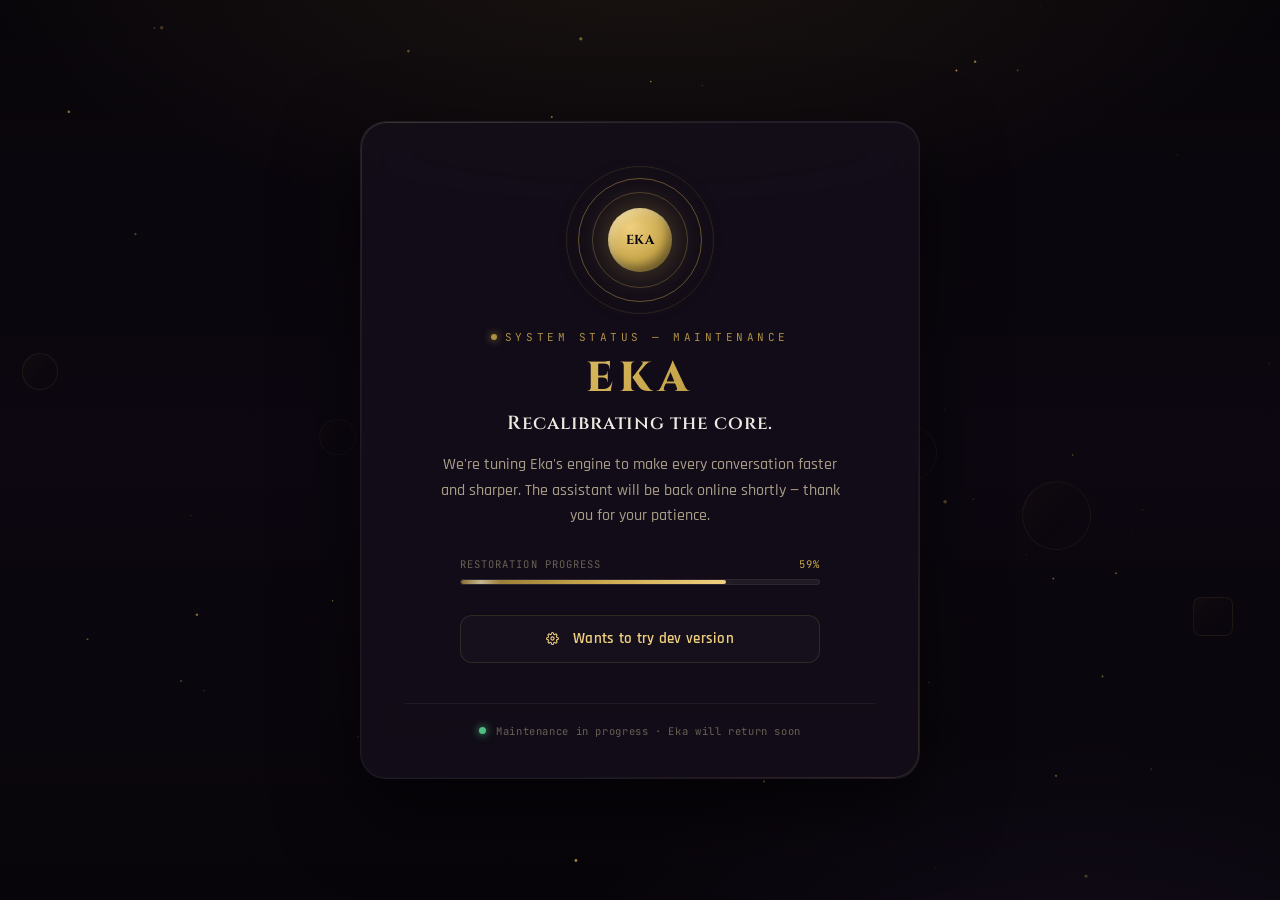
<file: maintenance.html>
<!DOCTYPE html>
<html lang="en">
<head>
<meta charset="UTF-8">
<meta name="viewport" content="width=device-width, initial-scale=1.0">
<title>EKA — Under Maintenance</title>
<link rel="preconnect" href="https://fonts.googleapis.com">
<link rel="preconnect" href="https://fonts.gstatic.com" crossorigin>
<link href="https://fonts.googleapis.com/css2?family=Cinzel:wght@500;600;700;800&family=Rajdhani:wght@400;500;600;700&family=JetBrains+Mono:wght@400;500;600&display=swap" rel="stylesheet">
<style>

  :root{
    --gold:#C9A84C; --gold-bright:#F0D080; --gold-dim:#8A6E30;
    --gold-glow:rgba(201,168,76,0.28); --gold-edge:rgba(201,168,76,0.16);
    --ink:#08050A; --ink2:#0E0810; --ink3:#16101C; --ink4:#1F1626;
    --surface:rgba(22,16,28,0.72); --surface-edge:rgba(255,255,255,0.06);
    --text:#EDE8E0; --text2:#A89E88; --text3:#6A6055;
    --danger:#E0635A; --success:#4FBE82;
    --font-display:'Cinzel',serif; --font-body:'Rajdhani',sans-serif; --font-mono:'JetBrains Mono',monospace;
  }

  *,*::before,*::after{ margin:0; padding:0; box-sizing:border-box; }

  html,body{
    height:100%; width:100%; overflow:hidden;
    background:var(--ink);
    font-family:var(--font-body);
    color:var(--text);
    -webkit-font-smoothing:antialiased;
  }

  body{
    display:flex; align-items:center; justify-content:center;
    position:relative;
    background:
      radial-gradient(ellipse 90% 60% at 50% -10%, rgba(201,168,76,0.10), transparent 60%),
      radial-gradient(ellipse 70% 50% at 85% 110%, rgba(167,120,250,0.06), transparent 60%),
      linear-gradient(180deg, #08050A 0%, #0C0710 50%, #08050A 100%);
  }

  #bgCanvas{ position:fixed; inset:0; width:100%; height:100%; z-index:0; pointer-events:none; }

  /* floating geometric 3D shards drifting in the background */
  .shard{
    position:fixed; z-index:1; pointer-events:none;
    border:1px solid var(--gold-edge);
    background:linear-gradient(135deg, rgba(201,168,76,0.07), transparent 70%);
    transform-style:preserve-3d;
    animation:drift linear infinite, spin3d linear infinite;
  }
  @keyframes drift{
    0%{ transform:translateY(0) rotate(0deg); }
    100%{ transform:translateY(-40px) rotate(8deg); }
  }
  @keyframes spin3d{
    0%{ transform:rotate3d(0.6,1,0.2,0deg); }
    100%{ transform:rotate3d(0.6,1,0.2,360deg); }
  }

  /* ================= MAIN STAGE ================= */
  .stage{
    position:relative; z-index:10;
    perspective:1400px;
    width:min(560px, 92vw);
  }

  .card{
    position:relative;
    transform-style:preserve-3d;
    background:var(--surface);
    backdrop-filter:blur(18px) saturate(140%);
    -webkit-backdrop-filter:blur(18px) saturate(140%);
    border:1px solid var(--surface-edge);
    border-radius:26px;
    padding:56px 44px 40px;
    box-shadow:
      0 30px 80px rgba(0,0,0,0.55),
      0 0 0 1px rgba(255,255,255,0.02) inset,
      0 1px 0 rgba(255,255,255,0.06) inset;
    transition:transform 0.12s ease-out;
    text-align:center;
    overflow:hidden;
  }

  .card::before{
    content:''; position:absolute; inset:0; border-radius:26px; padding:1px;
    background:linear-gradient(135deg, var(--gold-edge), transparent 30%, transparent 70%, var(--gold-edge));
    -webkit-mask:linear-gradient(#000 0 0) content-box, linear-gradient(#000 0 0);
    -webkit-mask-composite:xor; mask-composite:exclude;
    pointer-events:none;
  }

  .card-sheen{
    position:absolute; inset:-2px; border-radius:26px;
    background:linear-gradient(120deg, transparent 30%, rgba(255,255,255,0.05) 45%, transparent 60%);
    transform:translateX(-120%);
    animation:sheen 7s ease-in-out infinite;
    pointer-events:none;
  }
  @keyframes sheen{
    0%,30%{ transform:translateX(-120%); }
    55%,100%{ transform:translateX(120%); }
  }

  /* ================= 3D ORB EMBLEM ================= */
  .orb-wrap{
    width:124px; height:124px; margin:0 auto 28px;
    position:relative;
    transform-style:preserve-3d;
    animation:orbFloat 5s ease-in-out infinite;
  }
  @keyframes orbFloat{
    0%,100%{ transform:translateY(0) rotateX(8deg); }
    50%{ transform:translateY(-9px) rotateX(8deg); }
  }

  .ring{
    position:absolute; border-radius:50%;
    border:1.5px solid var(--gold-edge);
    transform-style:preserve-3d;
  }
  .ring.r1{ inset:0; border-color:rgba(201,168,76,0.45); animation:spinY 9s linear infinite; }
  .ring.r2{ inset:14px; border-color:rgba(201,168,76,0.3); animation:spinX 7s linear infinite reverse; }
  .ring.r3{ inset:-12px; border-color:rgba(201,168,76,0.14); animation:spinY 14s linear infinite; }
  @keyframes spinY{ from{ transform:rotateY(0deg) rotateX(60deg); } to{ transform:rotateY(360deg) rotateX(60deg); } }
  @keyframes spinX{ from{ transform:rotateX(0deg) rotateZ(20deg); } to{ transform:rotateX(360deg) rotateZ(20deg); } }

  .orb-core{
    position:absolute; inset:30px; border-radius:50%;
    background:radial-gradient(circle at 35% 30%, var(--gold-bright), var(--gold) 55%, var(--gold-dim) 100%);
    box-shadow:
      0 0 30px var(--gold-glow),
      0 0 60px rgba(201,168,76,0.18),
      inset -4px -6px 10px rgba(0,0,0,0.35),
      inset 3px 4px 8px rgba(255,255,255,0.35);
    display:flex; align-items:center; justify-content:center;
    font-family:var(--font-display); font-weight:700; font-size:13px; color:var(--ink);
    letter-spacing:0.05em;
    animation:corePulse 3s ease-in-out infinite;
  }
  @keyframes corePulse{
    0%,100%{ box-shadow:0 0 28px var(--gold-glow), 0 0 56px rgba(201,168,76,0.16), inset -4px -6px 10px rgba(0,0,0,0.35), inset 3px 4px 8px rgba(255,255,255,0.35); }
    50%{ box-shadow:0 0 42px var(--gold-glow), 0 0 80px rgba(201,168,76,0.26), inset -4px -6px 10px rgba(0,0,0,0.35), inset 3px 4px 8px rgba(255,255,255,0.4); }
  }

  /* ================= TEXT ================= */
  .eyebrow{
    font-family:var(--font-mono); font-size:11px; letter-spacing:0.32em; text-transform:uppercase;
    color:var(--gold); opacity:0.85; margin-bottom:14px;
    display:flex; align-items:center; justify-content:center; gap:8px;
  }
  .eyebrow .dot{
    width:6px; height:6px; border-radius:50%; background:var(--gold);
    box-shadow:0 0 8px var(--gold); animation:blink 1.6s ease-in-out infinite;
  }
  @keyframes blink{ 0%,100%{ opacity:1; } 50%{ opacity:0.25; } }

  h1.brand{
    font-family:var(--font-display); font-weight:800; font-size:42px; letter-spacing:0.14em;
    background:linear-gradient(135deg, var(--gold-bright), var(--gold) 55%, var(--gold-dim));
    -webkit-background-clip:text; background-clip:text; color:transparent;
    line-height:1; margin-bottom:10px;
  }

  h2.headline{
    font-family:var(--font-display); font-weight:600; font-size:19px; letter-spacing:0.04em;
    color:var(--text); margin-bottom:16px;
  }

  p.body-text{
    font-size:15.5px; line-height:1.65; color:var(--text2); font-weight:500;
    max-width:420px; margin:0 auto 28px;
  }

  /* progress */
  .progress-wrap{ margin:0 auto 30px; max-width:360px; }
  .progress-meta{
    display:flex; justify-content:space-between; font-family:var(--font-mono);
    font-size:10.5px; letter-spacing:0.1em; color:var(--text3); margin-bottom:8px; text-transform:uppercase;
  }
  .progress-meta span.val{ color:var(--gold); }
  .progress-track{
    height:6px; border-radius:99px; background:rgba(255,255,255,0.06);
    border:1px solid var(--surface-edge); overflow:hidden; position:relative;
  }
  .progress-fill{
    height:100%; width:0%; border-radius:99px;
    background:linear-gradient(90deg, var(--gold-dim), var(--gold), var(--gold-bright));
    box-shadow:0 0 12px var(--gold-glow);
    animation:fillBar 2.2s 0.3s cubic-bezier(0.4,0,0.2,1) forwards;
    position:relative;
  }
  .progress-fill::after{
    content:''; position:absolute; inset:0;
    background:linear-gradient(90deg, transparent, rgba(255,255,255,0.45), transparent);
    width:40px; animation:shimmer 1.8s linear infinite;
  }
  @keyframes fillBar{ to{ width:74%; } }
  @keyframes shimmer{ 0%{ transform:translateX(-40px); } 100%{ transform:translateX(280px); } }

  /* buttons */
  .actions{ display:flex; flex-direction:column; gap:12px; align-items:center; }

  .btn{
    font-family:var(--font-body); font-weight:600; font-size:14.5px; letter-spacing:0.02em;
    border-radius:12px; cursor:pointer; transition:transform 0.2s ease, box-shadow 0.2s ease, opacity 0.2s ease;
    width:100%; max-width:360px; padding:14px 22px;
    display:inline-flex; align-items:center; justify-content:center; gap:8px;
    text-decoration:none;
  }
  .btn:active{ transform:translateY(1px) scale(0.99); }

  .btn-outline{
    background:rgba(255,255,255,0.02);
    border:1px solid var(--gold-edge);
    color:var(--gold-bright);
  }
  .btn-outline:hover{
    border-color:var(--gold);
    box-shadow:0 0 0 1px var(--gold-edge), 0 8px 24px rgba(201,168,76,0.12);
    transform:translateY(-1px);
  }

  .btn-solid{
    background:linear-gradient(135deg, var(--gold-bright), var(--gold) 60%, var(--gold-dim));
    color:var(--ink); border:none; font-family:var(--font-display); font-weight:700; letter-spacing:0.05em;
    box-shadow:0 10px 28px rgba(201,168,76,0.28);
  }
  .btn-solid:hover{ transform:translateY(-2px); box-shadow:0 14px 36px rgba(201,168,76,0.4); }

  /* reveal panel for dev-version confirm */
  .dev-panel{
    max-height:0; opacity:0; overflow:hidden;
    transition:max-height 0.5s cubic-bezier(0.4,0,0.2,1), opacity 0.4s ease, margin-top 0.5s ease;
    width:100%; max-width:360px;
  }
  .dev-panel.open{
    max-height:220px; opacity:1; margin-top:6px;
  }
  .dev-panel-inner{
    border:1px dashed var(--gold-edge); border-radius:14px; padding:16px 18px 18px;
    background:rgba(201,168,76,0.04);
  }
  .dev-panel-inner p{
    font-family:var(--font-mono); font-size:11px; color:var(--text3);
    letter-spacing:0.04em; line-height:1.6; margin-bottom:14px; text-align:left;
  }
  .dev-panel-inner p .tag{ color:var(--gold); }

  footer.note{
    margin-top:28px; padding-top:20px; border-top:1px solid var(--surface-edge);
    display:flex; align-items:center; justify-content:center; gap:10px;
    font-family:var(--font-mono); font-size:10.5px; color:var(--text3); letter-spacing:0.06em;
  }
  footer.note .pulse{
    width:7px; height:7px; border-radius:50%; background:var(--success);
    box-shadow:0 0 8px var(--success); animation:blink 2s ease-in-out infinite;
  }

  @media (max-width:480px){
    .card{ padding:44px 24px 32px; border-radius:20px; }
    h1.brand{ font-size:34px; }
    .orb-wrap{ width:100px; height:100px; }
    .orb-core{ inset:24px; font-size:11px; }
  }

  @media (prefers-reduced-motion:reduce){
    *{ animation-duration:0.001ms !important; animation-iteration-count:1 !important; transition-duration:0.001ms !important; }
  }
</style>
</head>
<body>

<canvas id="bgCanvas"></canvas>

<div class="stage">
  <div class="card" id="card">
    <div class="card-sheen"></div>

    <div class="orb-wrap">
      <div class="ring r3"></div>
      <div class="ring r1"></div>
      <div class="ring r2"></div>
      <div class="orb-core">EKA</div>
    </div>

    <div class="eyebrow"><span class="dot"></span> System Status — Maintenance</div>

    <h1 class="brand">EKA</h1>
    <h2 class="headline">Recalibrating the core.</h2>

    <p class="body-text">
      We're tuning Eka's engine to make every conversation faster and sharper.
      The assistant will be back online shortly — thank you for your patience.
    </p>

    <div class="progress-wrap">
      <div class="progress-meta">
        <span>Restoration progress</span>
        <span class="val" id="progressLabel">74%</span>
      </div>
      <div class="progress-track">
        <div class="progress-fill"></div>
      </div>
    </div>

    <div class="actions">
      <button class="btn btn-outline" id="devToggle">
        <svg width="13" height="13" viewBox="0 0 24 24" fill="none" stroke="currentColor" stroke-width="2" style="vertical-align:-2px;margin-right:6px"><circle cx="12" cy="12" r="3"/><path d="M19.4 15a1.65 1.65 0 0 0 .33 1.82l.06.06a2 2 0 0 1-2.83 2.83l-.06-.06a1.65 1.65 0 0 0-1.82-.33 1.65 1.65 0 0 0-1 1.51V21a2 2 0 0 1-4 0v-.09A1.65 1.65 0 0 0 9 19.4a1.65 1.65 0 0 0-1.82.33l-.06.06a2 2 0 0 1-2.83-2.83l.06-.06A1.65 1.65 0 0 0 4.68 15a1.65 1.65 0 0 0-1.51-1H3a2 2 0 0 1 0-4h.09A1.65 1.65 0 0 0 4.6 9a1.65 1.65 0 0 0-.33-1.82l-.06-.06a2 2 0 0 1 2.83-2.83l.06.06A1.65 1.65 0 0 0 9 4.68a1.65 1.65 0 0 0 1-1.51V3a2 2 0 0 1 4 0v.09a1.65 1.65 0 0 0 1 1.51 1.65 1.65 0 0 0 1.82-.33l.06-.06a2 2 0 0 1 2.83 2.83l-.06.06A1.65 1.65 0 0 0 19.4 9a1.65 1.65 0 0 0 1.51 1H21a2 2 0 0 1 0 4h-.09a1.65 1.65 0 0 0-1.51 1z"/></svg>Wants to try dev version
      </button>

      <div class="dev-panel" id="devPanel">
        <div class="dev-panel-inner">
          <p>You're about to leave the maintenance page and open <span class="tag">eka</span> — an early, in-progress build. Some features may be unstable.</p>
          <a class="btn btn-solid" href="https://abhiraj1121.github.io/ekamini" target="_blank" rel="noopener noreferrer">
            Continue <svg width="13" height="13" viewBox="0 0 24 24" fill="none" stroke="currentColor" stroke-width="2.4" style="vertical-align:-2px;margin-left:4px"><line x1="5" y1="12" x2="19" y2="12"/><polyline points="12 5 19 12 12 19"/></svg>
          </a>
        </div>
      </div>
    </div>

    <footer class="note">
      <span class="pulse"></span> Maintenance in progress · Eka will return soon
    </footer>
  </div>
</div>

<script>
  // ---------- Starfield / particle background ----------
  const canvas = document.getElementById('bgCanvas');
  const ctx = canvas.getContext('2d');
  let w, h, particles;

  function resize(){
    w = canvas.width = window.innerWidth;
    h = canvas.height = window.innerHeight;
  }
  window.addEventListener('resize', resize);
  resize();

  function initParticles(){
    const count = Math.min(110, Math.floor((w*h)/14000));
    particles = Array.from({length: count}, () => ({
      x: Math.random()*w,
      y: Math.random()*h,
      z: Math.random()*1 + 0.2,
      r: Math.random()*1.6 + 0.4,
      vy: (Math.random()*0.15 + 0.03),
      tw: Math.random()*Math.PI*2
    }));
  }
  initParticles();
  window.addEventListener('resize', initParticles);

  function drawParticles(){
    ctx.clearRect(0,0,w,h);
    for(const p of particles){
      p.tw += 0.02;
      const alpha = 0.25 + Math.abs(Math.sin(p.tw))*0.5;
      ctx.beginPath();
      ctx.arc(p.x, p.y, p.r*p.z, 0, Math.PI*2);
      ctx.fillStyle = `rgba(201,168,76,${alpha*p.z})`;
      ctx.fill();
      p.y -= p.vy;
      if(p.y < -5){ p.y = h+5; p.x = Math.random()*w; }
    }
    requestAnimationFrame(drawParticles);
  }
  drawParticles();

  // ---------- Drifting 3D shards ----------
  const shardCount = window.innerWidth < 600 ? 3 : 6;
  for(let i=0;i<shardCount;i++){
    const s = document.createElement('div');
    s.className = 'shard';
    const size = 30 + Math.random()*60;
    s.style.width = size+'px';
    s.style.height = size+'px';
    s.style.left = Math.random()*100+'vw';
    s.style.top = Math.random()*100+'vh';
    s.style.borderRadius = Math.random() > 0.5 ? '50%' : '8px';
    s.style.animationDuration = (8+Math.random()*10)+'s, '+(14+Math.random()*14)+'s';
    s.style.opacity = (0.3 + Math.random()*0.4).toFixed(2);
    document.body.appendChild(s);
  }

  // ---------- 3D tilt on the card following the pointer ----------
  const card = document.getElementById('card');
  const stage = document.querySelector('.stage');
  stage.addEventListener('mousemove', (e) => {
    const rect = stage.getBoundingClientRect();
    const x = (e.clientX - rect.left) / rect.width - 0.5;
    const y = (e.clientY - rect.top) / rect.height - 0.5;
    card.style.transform = `rotateY(${x*8}deg) rotateX(${-y*8}deg) translateZ(0)`;
  });
  stage.addEventListener('mouseleave', () => {
    card.style.transform = `rotateY(0deg) rotateX(0deg)`;
  });

  // ---------- Progress label sync ----------
  const progressLabel = document.getElementById('progressLabel');
  let pct = 0;
  const target = 74;
  const start = performance.now();
  function animateLabel(now){
    const t = Math.min(1, (now-start)/2200);
    pct = Math.floor(t*target);
    progressLabel.textContent = pct + '%';
    if(t < 1) requestAnimationFrame(animateLabel);
  }
  requestAnimationFrame(animateLabel);

  // ---------- Dev version reveal ----------
  const devToggle = document.getElementById('devToggle');
  const devPanel = document.getElementById('devPanel');
  const ICON_GEAR = '<svg width="13" height="13" viewBox="0 0 24 24" fill="none" stroke="currentColor" stroke-width="2" style="vertical-align:-2px;margin-right:6px"><circle cx="12" cy="12" r="3"/><path d="M19.4 15a1.65 1.65 0 0 0 .33 1.82l.06.06a2 2 0 0 1-2.83 2.83l-.06-.06a1.65 1.65 0 0 0-1.82-.33 1.65 1.65 0 0 0-1 1.51V21a2 2 0 0 1-4 0v-.09A1.65 1.65 0 0 0 9 19.4a1.65 1.65 0 0 0-1.82.33l-.06.06a2 2 0 0 1-2.83-2.83l.06-.06A1.65 1.65 0 0 0 4.68 15a1.65 1.65 0 0 0-1.51-1H3a2 2 0 0 1 0-4h.09A1.65 1.65 0 0 0 4.6 9a1.65 1.65 0 0 0-.33-1.82l-.06-.06a2 2 0 0 1 2.83-2.83l.06.06A1.65 1.65 0 0 0 9 4.68a1.65 1.65 0 0 0 1-1.51V3a2 2 0 0 1 4 0v.09a1.65 1.65 0 0 0 1 1.51 1.65 1.65 0 0 0 1.82-.33l.06-.06a2 2 0 0 1 2.83 2.83l-.06.06A1.65 1.65 0 0 0 19.4 9a1.65 1.65 0 0 0 1.51 1H21a2 2 0 0 1 0 4h-.09a1.65 1.65 0 0 0-1.51 1z"/></svg>';
  const ICON_CROSS = '<svg width="12" height="12" viewBox="0 0 24 24" fill="none" stroke="currentColor" stroke-width="2.4" style="vertical-align:-2px;margin-right:6px"><line x1="18" y1="6" x2="6" y2="18"/><line x1="6" y1="6" x2="18" y2="18"/></svg>';
  devToggle.addEventListener('click', () => {
    devPanel.classList.toggle('open');
    devToggle.innerHTML = devPanel.classList.contains('open')
      ? ICON_CROSS + 'Hide dev version option'
      : ICON_GEAR + 'Wants to try dev version';
  });
</script>

</body>
</html>
</file>
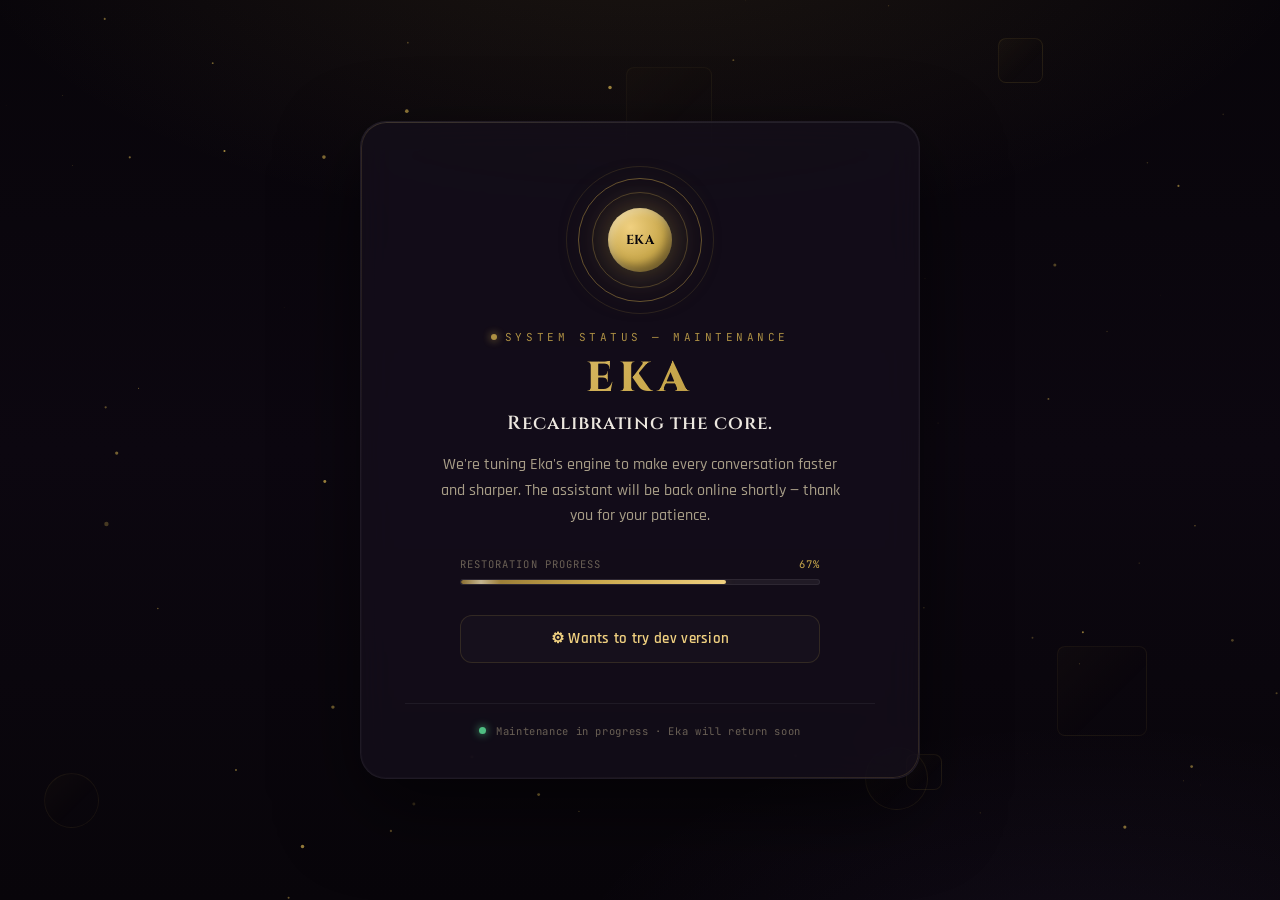
<file: maintenence.html>
<!DOCTYPE html>
<html lang="en">
<head>
<meta charset="UTF-8">
<meta name="viewport" content="width=device-width, initial-scale=1.0">
<title>EKA — Under Maintenance</title>
<link rel="preconnect" href="https://fonts.googleapis.com">
<link rel="preconnect" href="https://fonts.gstatic.com" crossorigin>
<link href="https://fonts.googleapis.com/css2?family=Cinzel:wght@500;600;700;800&family=Rajdhani:wght@400;500;600;700&family=JetBrains+Mono:wght@400;500;600&display=swap" rel="stylesheet">
<style>

  :root{
    --gold:#C9A84C; --gold-bright:#F0D080; --gold-dim:#8A6E30;
    --gold-glow:rgba(201,168,76,0.28); --gold-edge:rgba(201,168,76,0.16);
    --ink:#08050A; --ink2:#0E0810; --ink3:#16101C; --ink4:#1F1626;
    --surface:rgba(22,16,28,0.72); --surface-edge:rgba(255,255,255,0.06);
    --text:#EDE8E0; --text2:#A89E88; --text3:#6A6055;
    --danger:#E0635A; --success:#4FBE82;
    --font-display:'Cinzel',serif; --font-body:'Rajdhani',sans-serif; --font-mono:'JetBrains Mono',monospace;
  }

  *,*::before,*::after{ margin:0; padding:0; box-sizing:border-box; }

  html,body{
    height:100%; width:100%; overflow:hidden;
    background:var(--ink);
    font-family:var(--font-body);
    color:var(--text);
    -webkit-font-smoothing:antialiased;
  }

  body{
    display:flex; align-items:center; justify-content:center;
    position:relative;
    background:
      radial-gradient(ellipse 90% 60% at 50% -10%, rgba(201,168,76,0.10), transparent 60%),
      radial-gradient(ellipse 70% 50% at 85% 110%, rgba(167,120,250,0.06), transparent 60%),
      linear-gradient(180deg, #08050A 0%, #0C0710 50%, #08050A 100%);
  }

  #bgCanvas{ position:fixed; inset:0; width:100%; height:100%; z-index:0; pointer-events:none; }

  /* floating geometric 3D shards drifting in the background */
  .shard{
    position:fixed; z-index:1; pointer-events:none;
    border:1px solid var(--gold-edge);
    background:linear-gradient(135deg, rgba(201,168,76,0.07), transparent 70%);
    transform-style:preserve-3d;
    animation:drift linear infinite, spin3d linear infinite;
  }
  @keyframes drift{
    0%{ transform:translateY(0) rotate(0deg); }
    100%{ transform:translateY(-40px) rotate(8deg); }
  }
  @keyframes spin3d{
    0%{ transform:rotate3d(0.6,1,0.2,0deg); }
    100%{ transform:rotate3d(0.6,1,0.2,360deg); }
  }

  /* ================= MAIN STAGE ================= */
  .stage{
    position:relative; z-index:10;
    perspective:1400px;
    width:min(560px, 92vw);
  }

  .card{
    position:relative;
    transform-style:preserve-3d;
    background:var(--surface);
    backdrop-filter:blur(18px) saturate(140%);
    -webkit-backdrop-filter:blur(18px) saturate(140%);
    border:1px solid var(--surface-edge);
    border-radius:26px;
    padding:56px 44px 40px;
    box-shadow:
      0 30px 80px rgba(0,0,0,0.55),
      0 0 0 1px rgba(255,255,255,0.02) inset,
      0 1px 0 rgba(255,255,255,0.06) inset;
    transition:transform 0.12s ease-out;
    text-align:center;
    overflow:hidden;
  }

  .card::before{
    content:''; position:absolute; inset:0; border-radius:26px; padding:1px;
    background:linear-gradient(135deg, var(--gold-edge), transparent 30%, transparent 70%, var(--gold-edge));
    -webkit-mask:linear-gradient(#000 0 0) content-box, linear-gradient(#000 0 0);
    -webkit-mask-composite:xor; mask-composite:exclude;
    pointer-events:none;
  }

  .card-sheen{
    position:absolute; inset:-2px; border-radius:26px;
    background:linear-gradient(120deg, transparent 30%, rgba(255,255,255,0.05) 45%, transparent 60%);
    transform:translateX(-120%);
    animation:sheen 7s ease-in-out infinite;
    pointer-events:none;
  }
  @keyframes sheen{
    0%,30%{ transform:translateX(-120%); }
    55%,100%{ transform:translateX(120%); }
  }

  /* ================= 3D ORB EMBLEM ================= */
  .orb-wrap{
    width:124px; height:124px; margin:0 auto 28px;
    position:relative;
    transform-style:preserve-3d;
    animation:orbFloat 5s ease-in-out infinite;
  }
  @keyframes orbFloat{
    0%,100%{ transform:translateY(0) rotateX(8deg); }
    50%{ transform:translateY(-9px) rotateX(8deg); }
  }

  .ring{
    position:absolute; border-radius:50%;
    border:1.5px solid var(--gold-edge);
    transform-style:preserve-3d;
  }
  .ring.r1{ inset:0; border-color:rgba(201,168,76,0.45); animation:spinY 9s linear infinite; }
  .ring.r2{ inset:14px; border-color:rgba(201,168,76,0.3); animation:spinX 7s linear infinite reverse; }
  .ring.r3{ inset:-12px; border-color:rgba(201,168,76,0.14); animation:spinY 14s linear infinite; }
  @keyframes spinY{ from{ transform:rotateY(0deg) rotateX(60deg); } to{ transform:rotateY(360deg) rotateX(60deg); } }
  @keyframes spinX{ from{ transform:rotateX(0deg) rotateZ(20deg); } to{ transform:rotateX(360deg) rotateZ(20deg); } }

  .orb-core{
    position:absolute; inset:30px; border-radius:50%;
    background:radial-gradient(circle at 35% 30%, var(--gold-bright), var(--gold) 55%, var(--gold-dim) 100%);
    box-shadow:
      0 0 30px var(--gold-glow),
      0 0 60px rgba(201,168,76,0.18),
      inset -4px -6px 10px rgba(0,0,0,0.35),
      inset 3px 4px 8px rgba(255,255,255,0.35);
    display:flex; align-items:center; justify-content:center;
    font-family:var(--font-display); font-weight:700; font-size:13px; color:var(--ink);
    letter-spacing:0.05em;
    animation:corePulse 3s ease-in-out infinite;
  }
  @keyframes corePulse{
    0%,100%{ box-shadow:0 0 28px var(--gold-glow), 0 0 56px rgba(201,168,76,0.16), inset -4px -6px 10px rgba(0,0,0,0.35), inset 3px 4px 8px rgba(255,255,255,0.35); }
    50%{ box-shadow:0 0 42px var(--gold-glow), 0 0 80px rgba(201,168,76,0.26), inset -4px -6px 10px rgba(0,0,0,0.35), inset 3px 4px 8px rgba(255,255,255,0.4); }
  }

  /* ================= TEXT ================= */
  .eyebrow{
    font-family:var(--font-mono); font-size:11px; letter-spacing:0.32em; text-transform:uppercase;
    color:var(--gold); opacity:0.85; margin-bottom:14px;
    display:flex; align-items:center; justify-content:center; gap:8px;
  }
  .eyebrow .dot{
    width:6px; height:6px; border-radius:50%; background:var(--gold);
    box-shadow:0 0 8px var(--gold); animation:blink 1.6s ease-in-out infinite;
  }
  @keyframes blink{ 0%,100%{ opacity:1; } 50%{ opacity:0.25; } }

  h1.brand{
    font-family:var(--font-display); font-weight:800; font-size:42px; letter-spacing:0.14em;
    background:linear-gradient(135deg, var(--gold-bright), var(--gold) 55%, var(--gold-dim));
    -webkit-background-clip:text; background-clip:text; color:transparent;
    line-height:1; margin-bottom:10px;
  }

  h2.headline{
    font-family:var(--font-display); font-weight:600; font-size:19px; letter-spacing:0.04em;
    color:var(--text); margin-bottom:16px;
  }

  p.body-text{
    font-size:15.5px; line-height:1.65; color:var(--text2); font-weight:500;
    max-width:420px; margin:0 auto 28px;
  }

  /* progress */
  .progress-wrap{ margin:0 auto 30px; max-width:360px; }
  .progress-meta{
    display:flex; justify-content:space-between; font-family:var(--font-mono);
    font-size:10.5px; letter-spacing:0.1em; color:var(--text3); margin-bottom:8px; text-transform:uppercase;
  }
  .progress-meta span.val{ color:var(--gold); }
  .progress-track{
    height:6px; border-radius:99px; background:rgba(255,255,255,0.06);
    border:1px solid var(--surface-edge); overflow:hidden; position:relative;
  }
  .progress-fill{
    height:100%; width:0%; border-radius:99px;
    background:linear-gradient(90deg, var(--gold-dim), var(--gold), var(--gold-bright));
    box-shadow:0 0 12px var(--gold-glow);
    animation:fillBar 2.2s 0.3s cubic-bezier(0.4,0,0.2,1) forwards;
    position:relative;
  }
  .progress-fill::after{
    content:''; position:absolute; inset:0;
    background:linear-gradient(90deg, transparent, rgba(255,255,255,0.45), transparent);
    width:40px; animation:shimmer 1.8s linear infinite;
  }
  @keyframes fillBar{ to{ width:74%; } }
  @keyframes shimmer{ 0%{ transform:translateX(-40px); } 100%{ transform:translateX(280px); } }

  /* buttons */
  .actions{ display:flex; flex-direction:column; gap:12px; align-items:center; }

  .btn{
    font-family:var(--font-body); font-weight:600; font-size:14.5px; letter-spacing:0.02em;
    border-radius:12px; cursor:pointer; transition:transform 0.2s ease, box-shadow 0.2s ease, opacity 0.2s ease;
    width:100%; max-width:360px; padding:14px 22px;
    display:inline-flex; align-items:center; justify-content:center; gap:8px;
    text-decoration:none;
  }
  .btn:active{ transform:translateY(1px) scale(0.99); }

  .btn-outline{
    background:rgba(255,255,255,0.02);
    border:1px solid var(--gold-edge);
    color:var(--gold-bright);
  }
  .btn-outline:hover{
    border-color:var(--gold);
    box-shadow:0 0 0 1px var(--gold-edge), 0 8px 24px rgba(201,168,76,0.12);
    transform:translateY(-1px);
  }

  .btn-solid{
    background:linear-gradient(135deg, var(--gold-bright), var(--gold) 60%, var(--gold-dim));
    color:var(--ink); border:none; font-family:var(--font-display); font-weight:700; letter-spacing:0.05em;
    box-shadow:0 10px 28px rgba(201,168,76,0.28);
  }
  .btn-solid:hover{ transform:translateY(-2px); box-shadow:0 14px 36px rgba(201,168,76,0.4); }

  /* reveal panel for dev-version confirm */
  .dev-panel{
    max-height:0; opacity:0; overflow:hidden;
    transition:max-height 0.5s cubic-bezier(0.4,0,0.2,1), opacity 0.4s ease, margin-top 0.5s ease;
    width:100%; max-width:360px;
  }
  .dev-panel.open{
    max-height:220px; opacity:1; margin-top:6px;
  }
  .dev-panel-inner{
    border:1px dashed var(--gold-edge); border-radius:14px; padding:16px 18px 18px;
    background:rgba(201,168,76,0.04);
  }
  .dev-panel-inner p{
    font-family:var(--font-mono); font-size:11px; color:var(--text3);
    letter-spacing:0.04em; line-height:1.6; margin-bottom:14px; text-align:left;
  }
  .dev-panel-inner p .tag{ color:var(--gold); }

  footer.note{
    margin-top:28px; padding-top:20px; border-top:1px solid var(--surface-edge);
    display:flex; align-items:center; justify-content:center; gap:10px;
    font-family:var(--font-mono); font-size:10.5px; color:var(--text3); letter-spacing:0.06em;
  }
  footer.note .pulse{
    width:7px; height:7px; border-radius:50%; background:var(--success);
    box-shadow:0 0 8px var(--success); animation:blink 2s ease-in-out infinite;
  }

  @media (max-width:480px){
    .card{ padding:44px 24px 32px; border-radius:20px; }
    h1.brand{ font-size:34px; }
    .orb-wrap{ width:100px; height:100px; }
    .orb-core{ inset:24px; font-size:11px; }
  }

  @media (prefers-reduced-motion:reduce){
    *{ animation-duration:0.001ms !important; animation-iteration-count:1 !important; transition-duration:0.001ms !important; }
  }
</style>
</head>
<body>

<canvas id="bgCanvas"></canvas>

<div class="stage">
  <div class="card" id="card">
    <div class="card-sheen"></div>

    <div class="orb-wrap">
      <div class="ring r3"></div>
      <div class="ring r1"></div>
      <div class="ring r2"></div>
      <div class="orb-core">EKA</div>
    </div>

    <div class="eyebrow"><span class="dot"></span> System Status — Maintenance</div>

    <h1 class="brand">EKA</h1>
    <h2 class="headline">Recalibrating the core.</h2>

    <p class="body-text">
      We're tuning Eka's engine to make every conversation faster and sharper.
      The assistant will be back online shortly — thank you for your patience.
    </p>

    <div class="progress-wrap">
      <div class="progress-meta">
        <span>Restoration progress</span>
        <span class="val" id="progressLabel">74%</span>
      </div>
      <div class="progress-track">
        <div class="progress-fill"></div>
      </div>
    </div>

    <div class="actions">
      <button class="btn btn-outline" id="devToggle">
        ⚙ Wants to try dev version
      </button>

      <div class="dev-panel" id="devPanel">
        <div class="dev-panel-inner">
          <p>You're about to leave the maintenance page and open <span class="tag">eka-dev1</span> — an early, in-progress build. Some features may be unstable.</p>
          <a class="btn btn-solid" href="https://abhiraj1121.github.io/eka-dev1" target="_blank" rel="noopener noreferrer">
            Continue →
          </a>
        </div>
      </div>
    </div>

    <footer class="note">
      <span class="pulse"></span> Maintenance in progress · Eka will return soon
    </footer>
  </div>
</div>

<script>
  // ---------- Starfield / particle background ----------
  const canvas = document.getElementById('bgCanvas');
  const ctx = canvas.getContext('2d');
  let w, h, particles;

  function resize(){
    w = canvas.width = window.innerWidth;
    h = canvas.height = window.innerHeight;
  }
  window.addEventListener('resize', resize);
  resize();

  function initParticles(){
    const count = Math.min(110, Math.floor((w*h)/14000));
    particles = Array.from({length: count}, () => ({
      x: Math.random()*w,
      y: Math.random()*h,
      z: Math.random()*1 + 0.2,
      r: Math.random()*1.6 + 0.4,
      vy: (Math.random()*0.15 + 0.03),
      tw: Math.random()*Math.PI*2
    }));
  }
  initParticles();
  window.addEventListener('resize', initParticles);

  function drawParticles(){
    ctx.clearRect(0,0,w,h);
    for(const p of particles){
      p.tw += 0.02;
      const alpha = 0.25 + Math.abs(Math.sin(p.tw))*0.5;
      ctx.beginPath();
      ctx.arc(p.x, p.y, p.r*p.z, 0, Math.PI*2);
      ctx.fillStyle = `rgba(201,168,76,${alpha*p.z})`;
      ctx.fill();
      p.y -= p.vy;
      if(p.y < -5){ p.y = h+5; p.x = Math.random()*w; }
    }
    requestAnimationFrame(drawParticles);
  }
  drawParticles();

  // ---------- Drifting 3D shards ----------
  const shardCount = window.innerWidth < 600 ? 3 : 6;
  for(let i=0;i<shardCount;i++){
    const s = document.createElement('div');
    s.className = 'shard';
    const size = 30 + Math.random()*60;
    s.style.width = size+'px';
    s.style.height = size+'px';
    s.style.left = Math.random()*100+'vw';
    s.style.top = Math.random()*100+'vh';
    s.style.borderRadius = Math.random() > 0.5 ? '50%' : '8px';
    s.style.animationDuration = (8+Math.random()*10)+'s, '+(14+Math.random()*14)+'s';
    s.style.opacity = (0.3 + Math.random()*0.4).toFixed(2);
    document.body.appendChild(s);
  }

  // ---------- 3D tilt on the card following the pointer ----------
  const card = document.getElementById('card');
  const stage = document.querySelector('.stage');
  stage.addEventListener('mousemove', (e) => {
    const rect = stage.getBoundingClientRect();
    const x = (e.clientX - rect.left) / rect.width - 0.5;
    const y = (e.clientY - rect.top) / rect.height - 0.5;
    card.style.transform = `rotateY(${x*8}deg) rotateX(${-y*8}deg) translateZ(0)`;
  });
  stage.addEventListener('mouseleave', () => {
    card.style.transform = `rotateY(0deg) rotateX(0deg)`;
  });

  // ---------- Progress label sync ----------
  const progressLabel = document.getElementById('progressLabel');
  let pct = 0;
  const target = 74;
  const start = performance.now();
  function animateLabel(now){
    const t = Math.min(1, (now-start)/2200);
    pct = Math.floor(t*target);
    progressLabel.textContent = pct + '%';
    if(t < 1) requestAnimationFrame(animateLabel);
  }
  requestAnimationFrame(animateLabel);

  // ---------- Dev version reveal ----------
  const devToggle = document.getElementById('devToggle');
  const devPanel = document.getElementById('devPanel');
  devToggle.addEventListener('click', () => {
    devPanel.classList.toggle('open');
    devToggle.textContent = devPanel.classList.contains('open')
      ? '✕ Hide dev version option'
      : '⚙ Wants to try dev version';
  });
</script>

</body>
</html>
</file>
